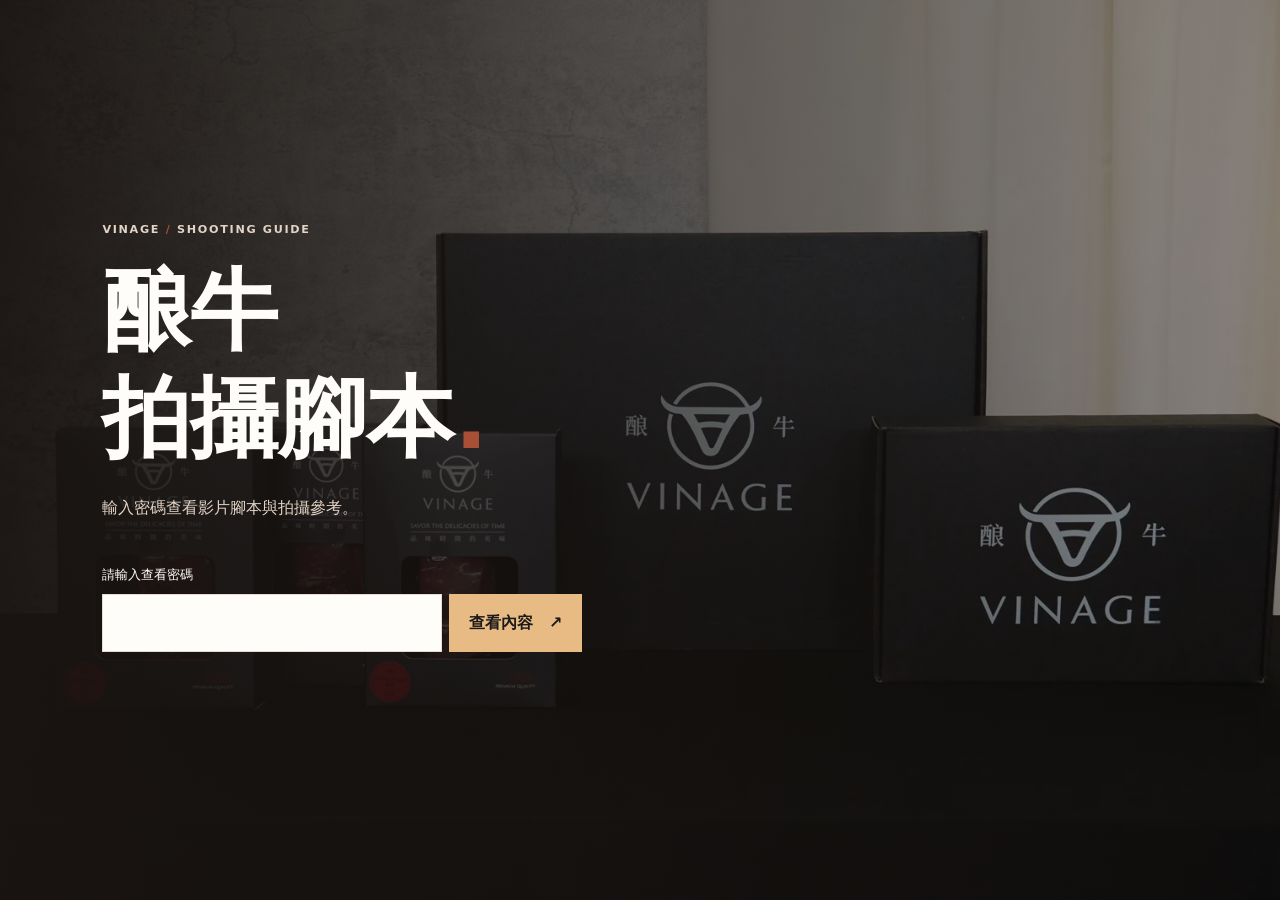
<file: index.html>
<!doctype html><html lang="zh-Hant"><head><meta charset="utf-8"><meta name="viewport" content="width=device-width,initial-scale=1"><meta name="robots" content="noindex,nofollow"><title>拍攝腳本｜VINAGE（修改版 v2）</title><link rel="stylesheet" href="style.css?v=25-thumbs"></head><body>
<section class="gate" id="gate"><div class="gate-copy"><p class="overline">VINAGE <span> / </span> SHOOTING GUIDE</p><p class="gate-title">酿牛<br>拍攝腳本<span class="dot">.</span></p><p>輸入密碼查看影片腳本與拍攝參考。</p><form id="login"><label for="password">請輸入查看密碼</label><div class="formrow"><input id="password" type="password" autocomplete="current-password" required><button>查看內容 <span aria-hidden="true">↗</span></button></div><p id="error" role="alert"></p></form></div></section>
<div id="content" hidden><header class="topbar"><div class="top-inner"><span class="brand">VINAGE</span><span class="top-note">拍攝腳本 <i></i> 02 FILMS · 修改版 v2</span></div></header><main><div class="script-intro"><p class="overline">VINAGE / SHOOTING SCRIPT</p><h1>拍攝腳本<span class="dot">.</span></h1><p>兩支影片的畫面、動作與台詞。下方也有穿搭、場景及商品參考。</p></div><nav class="route" aria-label="頁面導覽"><a href="#scripts">影片腳本 <span>01</span></a><a href="#location">拍攝場景 <span>02</span></a><a href="#actual-product">商品參考 <span>03</span></a></nav><section class="scripts" id="scripts"><div class="section-title"><div><p class="overline">01 / THE SCRIPTS</p><h2>選擇影片</h2></div><p>選擇影片後往下滑，依序查看畫面、走位、動作和台詞。</p></div><details class="v2-notes" open><summary>這一版改了什麼（v2，可收合）</summary><ul><li><b>影片 1：21 鏡 → 15 鏡。</b>前段三個日常跳剪合成一鏡、冰箱猶豫與回頭合併、料理特寫合併，節奏抓在約 30 秒內（我粗估 29–32 秒，以實拍剪出來為準）。</li><li><b>影片 1：補上品牌與「禮物」感。</b>冰箱裡改放黑色禮盒、從裡面抽出單品盒；吃完後插入「禮盒缺一格」；結尾補品牌鏡頭。</li><li><b>影片 2：</b>第一句改成「這一大盒裡面有六塊牛排」對上動作；比較完補一句結論；台詞改成「至少 8 盎司」和字卡一致；統一用「大盒／單品盒」。</li><li><b>剪接標示：</b>「✂ 直接切」是兩鏡之間不淡出、不溶接，直接換畫面（網頁畫面會閃一下）；「✂ 跳剪／快剪」是同一鏡裡剪掉中間的過程、快速接動作。最重要的是第 7 鏡接第 8 鏡（抽出單品盒 → 已經在煎），笑點就在那一刀。</li><li>標示「v2 修改／合併／新增／用詞」的鏡頭，就是和原版不同的地方；標「新圖已補」的鏡頭，畫面是新做的 AI 示意圖（不是實拍）。若新圖檔不在，畫面會寫「新圖製作中」並暫用舊圖。</li></ul></details><div class="film-tabs" role="tablist" aria-label="選擇影片腳本"><button role="tab" id="tab2" aria-controls="panel2" aria-selected="true"><span>FILM 01 · 約 30 秒</span><strong>這是要送人的</strong><small>忍住 → 偷吃 → 再買一盒</small></button><button role="tab" id="tab1" aria-controls="panel1" aria-selected="false" tabindex="-1"><span>FILM 02 · 約 28 秒</span><strong>8oz 到底有多大？</strong><small>開箱比較 → 六塊份量 → 捨不得送</small></button><button role="tab" id="tab-order" aria-controls="panel-order" aria-selected="false" tabindex="-1"><span>SHOOTING ORDER · 25 鏡</span><strong>拍攝順序</strong><small>兩支片穿插實拍</small></button></div><div id="panel2" role="tabpanel" aria-labelledby="tab2"><section id="film2"><h2>送人的東西，總要先試吃吧？</h2><p>在家突然餓了，發現冰箱裡原本要送人的禮盒。先是猶豫、走開又回來；抽出一個單品盒後，下一鏡卻已經煎起來，還一本正經地說是幫對方試吃。吃完才發現禮盒少了一格，最後決定再買一盒。</p><figure class="v2-animatic film-reference" id="film01-reference"><p class="overline">FILM 01 / 參考影片</p><h3>影片一參考影片</h3><p>成片參考，直式，約 37 秒，含聲音。拍攝與剪接可對照節奏、畫面和台詞。</p><video controls playsinline preload="metadata" src="assets/video/film01.mp4?v=film01" width="1080" height="1920" aria-label="影片一參考影片">這個瀏覽器不能播放影片；<a href="assets/video/film01.mp4?v=film01">直接開影片檔</a>。</video></figure><aside class="film-look" aria-label="第一支影片服裝參考"><img src="assets/look-fresh-dress.jpg" alt="藍色短袖寬鬆連身裙的居家穿搭參考"><div><p class="overline">LOOK 01 / 居家料理</p><h3>短袖寬鬆連身裙</h3><p>參考照片中的短袖寬鬆連身裙，選擇有袖、領口完整且方便走動的相近款式，呈現輕鬆可愛的居家感。</p><p class="film-look-note">顏色與花紋可選柔和簡單的款式；料理時將頭髮收整，袖口遠離爐火。</p><a href="https://www.instagram.com/p/DT7rbpbkpKg/" target="_blank" rel="noopener noreferrer">查看原貼文 ↗</a></div></aside><div class="blocking-intro"><p class="overline">ACTING ROUTE / 動作與走位</p><h3>往下滑，查看動作與走位</h3><p>客廳日常快剪 → 沙發發現肚子餓 → 冰箱猶豫 → 爐台料理 → 中島試吃、禮盒缺一格與下單 → 品牌收尾。往下滑查看每個動作、眼神與台詞；走位依現場確認。</p><p class="blocking-disclaimer">人物與場景為依照新實景製作的 AI 分鏡示意；實際商品與尺寸以實拍為準。冰箱畫面示範表演與走位，圖中是單品與真空包裝；禮盒是否放得進冰箱，請依腳本備註於現場確認。禮盒為上層三盒、下層三盒，另有黑色保溫袋。少一盒的示意目前先放真實開盒照；下層是否露出及呈現方式依實物拍攝。回頭畫面停在回望，後退方向請依文字走位。</p></div><div class="blocking-sequence" id="blocking-sequence"><div class="blocking-sticky"><div class="blocking-stage"><div class="blocking-header"><span class="blocking-kind">AI 表演示意</span><span class="blocking-index">01 / 15</span></div><div class="blocking-picture" role="img" aria-label="表演示意：伸懶腰 → 拿起手機"><span class="cut-flag" aria-hidden="true">✂ 直接切</span></div><div class="blocking-footer"><span class="blocking-place">客廳</span><strong class="blocking-title">伸懶腰 → 拿起手機</strong><span>繼續往下滑 ↓</span></div></div><p class="blocking-reminder">隨捲動切換畫面；文字為動作與台詞。</p></div><div class="blocking-list"><article class="block-step" data-frame="v2-f1-living-stretch" data-cut="jump" id="shot-v2-f1-living-stretch"><p class="v2-tag">v2 合併｜原 3 鏡縮成 1 鏡（刪掉「走動」）；畫面重畫（新圖已補）</p><p class="block-count">日常快剪　客廳</p><h4>伸懶腰 → 拿起手機</h4><p class="cut-chip">✂ 跳剪｜兩刀：伸懶腰 → 拿起手機，整段約 2 秒</p><p class="block-action">兩刀快剪：站在沙發旁自然伸個懶腰；接著拿起手機，看一下螢幕，往沙發走。</p><p class="block-silent">無台詞，日常動作快剪</p><p class="block-note"><strong>表演</strong>　身體放鬆，不用刻意看鏡頭；兩個動作各約 1 秒，不用交代走位。</p><p class="block-edit"><strong>剪接／音效</strong>　開場直接進日常畫面，兩刀硬切、整段約 2 秒。原本的「走動」鏡頭沒有新資訊，刪掉。</p></article><article class="block-step" data-frame="v2-f1-living-hungry" data-cut="out" id="shot-v2-f1-living-hungry"><p class="v2-tag">v2 合併｜原 3 鏡縮成 1 鏡；畫面重畫（新圖已補）</p><p class="block-count">開場　客廳沙發</p><h4>突然餓了，起身找東西吃</h4><p class="block-action">坐在棕色沙發上滑手機，滑到一半停住，手放到肚子上，低頭一下，再往廚房方向看；說完直接起身，往廚房與冰箱走。</p><blockquote>「完了……突然好餓。」</blockquote><p class="block-note"><strong>表演</strong>　先感覺到餓，才說出口；日常自然，不必誇張。起身、轉身依現場空間調整。</p><p class="block-edit"><strong>剪接／音效</strong>　手機畫面停住，留一小拍；可微幅推近表情，台詞搭配字幕「突然好餓」；說完用起身動作直接切到冰箱前，保留腳步聲。</p></article><div class="cut-marker" role="note"><span class="cut-badge">✂ 直接切</span><div><strong>上一鏡在沙發上說完台詞起身，下一鏡已經站在打開的冰箱前。</strong><span class="cut-note">用起身的動作直接切過去，中間走過去的過程不拍；保留腳步聲。</span></div></div><article class="block-step" data-frame="v2-fridge-gift" data-old="0" data-cut="in" id="shot-v2-fridge-gift"><p class="v2-tag">v2 修改｜冰箱裡改放黑色禮盒（新圖已補）</p><p class="block-count">01 / 06　冰箱前</p><h4>看到禮盒</h4><p class="block-action">打開冰箱找東西，眼神停在冰箱裡的黑色禮盒上，酿牛標誌朝外。</p><blockquote>「……不行，這是過年要送人的。」</blockquote><p class="block-note"><strong>表演</strong>　視線黏在禮盒上，是真的想吃，但先忍住。</p><p class="block-edit"><strong>剪接／音效</strong>　切冰箱內視角，讓禮盒標誌與視線同時入畫，留冰箱門聲。【待確認】六入大禮盒放不放得進冰箱；放不進就改放疊好的單品盒（開窗、標誌朝外），禮盒留到「缺一格」插入鏡頭再出現。</p></article><article class="block-step" data-frame="v2-fridge-hesitate" data-old="1" id="shot-v2-fridge-hesitate"><p class="v2-tag">v2 合併｜原 02、03 合成 1 鏡（新圖已補）</p><p class="block-count">02 / 06　冰箱前</p><h4>手伸出去，又收回，關上冰箱</h4><p class="block-action">她的手慢慢伸向禮盒，快碰到時停住；把手收回來，關上冰箱。</p><p class="block-silent">無台詞，以動作和停頓表現</p><p class="block-note"><strong>表演</strong>　眼睛看著禮盒，嘴巴微抿，讓人看出她還在掙扎；關門時像在提醒自己：這是要送人的。</p><p class="block-edit"><strong>剪接／音效</strong>　切手與視線特寫，伸手時放慢一點，停住留半拍；接收手、關冰箱，保留關門聲；不用額外字卡。</p></article><article class="block-step" data-frame="v2-f1-kitchen-walk" id="shot-v2-f1-kitchen-walk"><p class="v2-tag">v2 新圖｜畫面重畫（新圖已補）</p><p class="block-count">03 / 06　冰箱外</p><h4>走開兩步</h4><p class="block-action">她關上冰箱，轉身離開；以示意圖機位來看，面向畫面左側走兩步，冰箱留在她身後右側。</p><p class="block-silent">無台詞，以動作和停頓表現</p><p class="block-note"><strong>表演</strong>　身體往前走，動作自然，不用刻意回頭。</p><p class="block-edit"><strong>剪接／音效</strong>　切回廚房側面機位，順著轉身動作接走開。</p></article><article class="block-step" data-frame="v2-f1-kitchen-glance" data-cut="jump" id="shot-v2-f1-kitchen-glance"><p class="v2-tag">v2 合併｜原 05、06 合成 1 段；畫面重畫（新圖已補）</p><p class="block-count">04 / 06　冰箱外 → 回冰箱</p><h4>忍不住回頭，倒退回來</h4><p class="cut-chip">✂ 可硬切一刀｜回頭 → 倒退；也可以一鏡拍完，整段約 2 秒</p><p class="block-action">腳步停住，肩膀和上半身一起輕輕轉向畫面右側的冰箱，視線自然跟過去；看一眼後把視線收回，沿剛才的路往後退回冰箱前，轉身面向冰箱，伸手打開。</p><p class="block-silent">無台詞，以動作和停頓表現</p><p class="block-note"><strong>表演</strong>　像是走開了又忍不住想看一眼，再若無其事地退回來；肩頸放鬆，停半拍讓剪接接上；方向與步伐依現場走道調整。</p><p class="block-edit"><strong>剪接／音效</strong>　她停住後留半拍，微幅推近表情，再接回頭；回頭到倒退可以一鏡拍完，也可以硬切一刀，整段約 2 秒；接開門聲；可配一聲輕巧的提示音。</p></article><article class="block-step" data-frame="v2-fridge-take" data-old="film1-fridge-look-v1" data-cut="out" id="shot-v2-fridge-take"><p class="v2-tag">v2 修改｜改成抽出單品盒，看得到標誌（新圖已補）</p><p class="block-count">05 / 06　冰箱前</p><h4>抽出一個單品盒</h4><p class="block-action">她從禮盒裡抽出一個單品盒，標誌朝向鏡頭，開窗看得到牛排，低頭仔細看。</p><p class="block-silent">無台詞</p><p class="block-note"><strong>表演</strong>　猶豫一下，眼神停在牛排上；接著直接切到下一個畫面。</p><p class="block-edit"><strong>剪接／音效</strong>　切冰箱視角與手上單品盒，猶豫停半拍；下一鏡直接跳到鍋中。</p></article><div class="cut-marker gag" role="note"><span class="cut-badge">✂ 直接切</span><div><strong>上一鏡還拿著單品盒，下一鏡牛排已經在鍋裡滋滋作響。</strong><span class="cut-note">猶豫停半拍之後，下一格直接是鍋裡的聲音；中間的過程不拍、不淡出、不溶接。落差就是笑點。</span><span class="cut-gag">笑點就在這一刀</span></div></div><article class="block-step" data-frame="v2-f1-pan-sizzle" data-cut="in" id="shot-v2-f1-pan-sizzle"><p class="v2-tag">v2 合併｜原 08、09 合成 1 鏡；畫面重畫（新圖已補）</p><p class="block-count">06 / 06　爐台</p><h4>切！已經在煎</h4><p class="block-action">畫面直接切到牛排已在鍋裡滋滋作響。她拿料理夾，視線淡定地轉向鏡頭；說完把視線轉回鍋子，接料理特寫。</p><blockquote>「送人的東西，總要先幫他試吃吧？」</blockquote><p class="block-note"><strong>表演</strong>　從拿著單品盒直接跳到下鍋；台詞講得認真、理直氣壯，不必先笑；眼神在鏡頭停一下，再回到鍋子。</p><p class="block-edit"><strong>剪接／音效</strong>　拿著單品盒直接跳切到下鍋，配合滋聲，讓前後反差成為笑點；台詞後切回鍋面，讓料理動作自然接下去。</p></article><article class="block-step" data-frame="v2-f1-baste-butter" data-cut="jump out" id="shot-v2-f1-baste-butter"><p class="v2-tag">v2 合併｜原「翻面」「淋奶油」合成 1 鏡；畫面重畫（新圖已補）</p><p class="block-count">料理　廚房爐台</p><h4>翻面 → 淋上奶油</h4><p class="cut-chip">✂ 快剪｜夾起 → 翻面 → 淋奶油，兩個動作共約 2 秒</p><p class="block-action">兩刀快剪：用料理夾把牛排翻面，鏡頭靠近鍋面；接著用淋勺把鍋裡的奶油淋到牛排上，拍到滋滋作響的畫面。</p><p class="block-silent">無台詞，保留煎肉聲與滋滋聲</p><p class="block-note"><strong>表演</strong>　注意手部位置；動作俐落，眼神看著鍋子；料理特寫使用另外準備的已解凍牛排。</p><p class="block-edit"><strong>剪接／音效</strong>　料理特寫快剪：夾起、翻面、淋奶油，兩個動作共約 2 秒；保留煎肉聲與鍋中滋聲。</p></article><div class="cut-marker" role="note"><span class="cut-badge">✂ 直接切</span><div><strong>上一鏡是鍋面特寫，下一鏡直接是切面特寫。</strong><span class="cut-note">硬切過去；保留刀具與切肉聲。</span></div></div><article class="block-step" data-frame="v2-f1-cut-steak" data-cut="in" id="shot-v2-f1-cut-steak"><p class="v2-tag">v2 修改｜補上盤子（對上畫面與後面的空盤）；畫面重畫（新圖已補）</p><p class="block-count">料理　白色中島</p><h4>切開牛排</h4><p class="block-action">牛排起鍋後放上木質切菜板，切開拍攝切面；切好的牛排移到旁邊的白色盤子。</p><p class="block-silent">無台詞，保留切肉聲</p><p class="block-note"><strong>拍攝</strong>　中島作為料理與切肉位置，畫面以手部特寫呈現；切菜板旁先擺好空的白盤，接後面的試吃與空盤。</p><p class="block-edit"><strong>剪接／音效</strong>　硬切到切面特寫，保留刀具與切肉聲。</p></article><article class="block-step" data-frame="v2-f1-first-bite" id="shot-v2-f1-first-bite"><p class="v2-tag">v2 新圖｜畫面重畫（新圖已補）</p><p class="block-count">試吃　中島</p><h4>吃第一口</h4><p class="block-action">拿起一小塊試吃，咀嚼後停半拍，眼睛自然亮起來。</p><blockquote>「……好吃欸。」</blockquote><p class="block-note"><strong>表演</strong>　先感受味道再反應，不必刻意誇張。</p><p class="block-edit"><strong>剪接／音效</strong>　切人物第一口，反應停半拍後說台詞。</p></article><article class="block-step" data-frame="v2-f1-empty-plate" data-cut="jump out" id="shot-v2-f1-empty-plate"><p class="v2-tag">v2 修改｜視線改接禮盒（對上下一個插入鏡頭）；畫面重畫（新圖已補）</p><p class="block-count">試吃　中島</p><h4>吃完才想起來</h4><p class="cut-chip">✂ 跳剪｜吃一口 → 再一口 → 空盤，空盤出現後短暫停格</p><p class="block-action">快剪再吃一口、又一口，接空盤；她看著空盤停住，想起這原本要送人。</p><blockquote>「欸……少一塊怎麼送？」</blockquote><p class="block-note"><strong>表演</strong>　先看空盤愣一下，再把視線移向禮盒的方向，留半拍反差。</p><p class="block-edit"><strong>剪接／音效</strong>　吃一口、再一口的跳剪接空盤；空盤出現後短暫停格，搭配小問號字幕與輕巧提示音；視線移開的瞬間接下一鏡的插入畫面。</p></article><div class="cut-marker" role="note"><span class="cut-badge">✂ 直接切</span><div><strong>上一鏡她看著空盤愣住，下一鏡直接切到禮盒缺一格的插入畫面。</strong><span class="cut-note">視線移開的瞬間就切；這一鏡當作她的視線，約 1 秒。</span></div></div><article class="block-step" data-frame="v2-box-missing" data-old="real-gift" data-cut="in out" id="shot-v2-box-missing"><p class="v2-tag">v2 新增｜插入鏡頭：禮盒缺一格（新圖已補）</p><p class="block-count">插入　白色中島</p><h4>禮盒缺了一格</h4><p class="block-action">插入鏡頭，另外擺好拍：中島上打開的大盒，裡面五個單品盒，一個位置是空的，標誌朝向鏡頭。這一鏡當作她的視線。</p><p class="block-silent">無台詞，接上一句「少一塊怎麼送？」</p><p class="block-note"><strong>拍攝</strong>　此鏡沒有人物；禮盒與單品盒用現場實物，空出一格，其餘五個擺整齊。</p><p class="block-edit"><strong>剪接／音效</strong>　約 1 秒，接在她說完台詞、視線移開之後；可配一聲輕巧的提示音；事先擺好，單獨補拍。</p></article><div class="cut-marker" role="note"><span class="cut-badge">✂ 直接切</span><div><strong>上一鏡是禮盒缺一格的插入畫面，下一鏡是她拿起手機。</strong><span class="cut-note">硬切回人物；手機特寫與人物反應之間也硬切。台詞落下後收尾，不用顯示購物頁面。</span></div></div><article class="block-step" data-frame="v2-f1-order-phone" data-cut="in jump" id="shot-v2-f1-order-phone"><p class="v2-tag">v2 新圖｜畫面重畫（新圖已補）</p><p class="block-count">結尾　中島</p><h4>拿手機下單</h4><p class="cut-chip">✂ 硬切｜手機特寫與人物反應之間</p><p class="block-action">視線從空盤移到手機，拿起手機準備下單。</p><blockquote>「算了，再買一盒。」</blockquote><p class="block-note"><strong>表演</strong>　想到解決辦法，動作俐落；畫面不需顯示虛構的購物頁面。</p><p class="block-edit"><strong>剪接／音效</strong>　硬切手機與人物反應，台詞落下後收尾；無需顯示購物頁面。</p></article><article class="block-step" data-frame="real-gift" id="shot-real-gift"><p class="v2-tag">v2 新增｜補品牌鏡頭</p><p class="block-count">收尾　商品與標誌</p><h4>商品與標誌</h4><p class="block-action">切酿牛商品實拍（大盒與單品盒、標誌清楚入鏡），搭配標誌字卡；不顯示虛構的購物頁面。</p><p class="block-silent">無台詞，保留現場聲音</p><p class="block-note"><strong>備註</strong>　此鏡無人物。字卡文字與購買方式（網址、連結放哪）由品牌方確認；價格與規格在影片 2 才出現，這支不重複。</p><p class="block-edit"><strong>剪接／音效</strong>　約 1.5 秒；商品實拍特寫接標誌字卡，收在乾淨的品牌畫面。【待確認】購買資訊與字卡文字。</p></article></div></div></section></div><div id="panel1" role="tabpanel" aria-labelledby="tab1" hidden><section id="film1"><h2>8oz 到底有多大？</h2><p>一支自然的居家開箱 Vlog：拿出牛排、比較大小，再把六個單品盒排開；開大盒時就看到六個單品盒，先比較一塊牛排的大小，再看六塊的份量，最後有點捨不得送。</p><aside class="film-look" aria-label="第二支影片服裝參考"><img src="assets/look-fresh-shirt.jpg" alt="淺色寬鬆襯衫搭配長褲的清新居家穿搭參考"><div><p class="overline">LOOK 02 / 開箱比較</p><h3>淺色襯衫 × 長褲</h3><p>參考照片中的淺色寬鬆襯衫，搭配舒適長褲，呈現清新、自然的居家感，也方便在中島開箱與比較牛排。</p><p class="film-look-note">可選米白、淺灰或柔和淺色系；內搭選擇領口較完整的款式，袖口可稍微捲起。</p><a href="https://www.instagram.com/p/DL6iMvOSRNc/" target="_blank" rel="noopener noreferrer">查看原貼文 ↗</a></div></aside><div class="blocking-intro"><p class="overline">ACTING ROUTE / 動作與走位</p><h3>從開箱到捨不得送</h3><p>中島打開大盒、看到六個單品盒 → 拿出一個 → 手掌、手機與飲料比較並說出結論 → 把六個單品盒排開 → 看著手上的一個。</p><p class="blocking-disclaimer">人物與場景為依照新實景製作的 AI 分鏡示意；禮盒內上層三盒、下層三盒，另有黑色保溫袋。開箱先看到上層，取起上層單品盒後可看到下層；商品比例與包裝以實拍為準。</p></div><div class="blocking-sequence" id="blocking-film1" data-sheet="assets/film2-unboxing-vlog-v2.png"><div class="blocking-sticky"><div class="blocking-stage"><div class="blocking-header"><span class="blocking-kind">AI 表演示意</span><span class="blocking-index">01 / 10</span></div><div class="blocking-picture" role="img" aria-label="表演示意：中島開箱"></div><div class="blocking-footer"><span class="blocking-place">中島</span><strong class="blocking-title">開箱已經開始</strong><span>繼續往下滑 ↓</span></div></div><p class="blocking-reminder">隨捲動切換畫面；動作、眼神與台詞請看旁邊說明。<a href="#actual-product">商品實拍參考</a></p></div><div class="blocking-list"><article class="block-step" data-frame="v2-box-open" data-old="0" id="shot-v2-box-open"><p class="v2-tag">v2 修改｜台詞對上動作，統一說「大盒／單品盒」；禮盒透視重畫（新圖已補）</p><p class="block-count">開場　中島</p><h4>開箱已經開始</h4><p class="block-action">鏡頭已經在拍，她把大盒拉到自己面前並打開，低頭看盒內六個單品盒，也讓鏡頭看到；說完再拿起其中一個單品盒。</p><blockquote>「這一大盒裡面有六塊牛排。」</blockquote><p class="block-note"><strong>表演</strong>　低頭看大盒，自然分享看到的內容；台詞在看著盒內時說，手上還沒拿單品盒，避免被誤會成一盒有六塊；視線跟著商品，不急著看鏡頭。</p><p class="block-edit"><strong>剪接／音效</strong>　直接進開箱動作，保留盒蓋與包裝聲，建立 Vlog 感。</p></article><article class="block-step" data-frame="v2-f2-steak-in-hand" data-old="1" id="shot-v2-f2-steak-in-hand"><p class="v2-tag">v2 修改｜台詞改成「至少」，和結尾字卡一致；畫面重畫（新圖已補）</p><p class="block-count">開箱　中島</p><h4>看到牛排</h4><p class="block-action">看著單品盒上的 8oz，從外盒抽出真空包裝牛排，拿近一點看。</p><blockquote>「它一塊至少 8 盎司欸，我拿出來比一下。」</blockquote><p class="block-note"><strong>表演</strong>　低頭看著牛排，帶著好奇，不用刻意驚呼。</p><p class="block-edit"><strong>剪接／音效</strong>　接牛排與人物反應，動作停一下再說台詞。</p></article><article class="block-step" data-frame="v2-f2-hand-compare" data-old="2" id="shot-v2-f2-hand-compare"><p class="v2-tag">v2 新圖｜畫面重畫（新圖已補）</p><p class="block-count">比較　中島俯拍</p><h4>手掌放旁邊</h4><p class="block-action">將真空包裝牛排平放在中島，手掌自然放到牛排旁邊；低頭看一眼，稍微調整手的位置。</p><blockquote>「等一下，我比給你們看。」</blockquote><p class="block-note"><strong>表演</strong>　手掌和牛排放在同一平面；鏡頭比較肉本身。</p><p class="block-edit"><strong>剪接／音效</strong>　切俯拍手和牛排；讓兩者同平面入鏡。</p></article><article class="block-step" data-frame="v2-f2-phone-can" data-old="3" data-cut="jump" id="shot-v2-f2-phone-can"><p class="v2-tag">v2 新增｜補上標題問題的答案；畫面重畫（新圖已補）</p><p class="block-count">比較　中島俯拍</p><h4>手機與飲料</h4><p class="cut-chip">✂ 跳剪｜手機 → 飲料罐依序跳剪，保留道具輕放聲</p><p class="block-action">把手移開，順手拿比較用的手機放在牛排旁，再把飲料罐放到另一側。</p><blockquote>「手機……」<br>「還有這個。」<br>「……比我手掌還大一圈欸。」</blockquote><p class="block-note"><strong>表演</strong>　放好後停半拍看看桌面；手機、飲料和牛排維持同一平面。【待實測】結論那句要先用實物量過再定；不符就改句子，不要改實物。</p><p class="block-edit"><strong>剪接／音效</strong>　手機、飲料依序跳剪，保留道具輕放聲；結論那句可搭配字幕「8oz ≈ 227 公克」（選用，上片前確認）。</p></article><article class="block-step" data-frame="v2-f2-steak-back" data-old="4" id="shot-v2-f2-steak-back"><p class="v2-tag">v2 用詞｜大盒／單品盒；畫面重畫（新圖已補）</p><p class="block-count">接續　中島</p><h4>準備看六塊份量</h4><p class="block-action">將手機和飲料推到旁邊，把剛比較的牛排放回單品盒，準備把大盒裡其他的單品盒拿出來排開。</p><p class="block-silent">無台詞，接排開商品的動作</p><p class="block-note"><strong>表演</strong>　自然整理中島上的商品，接續開箱。</p><p class="block-edit"><strong>剪接／音效</strong>　切回人物中景，順著整理商品的動作接俯拍。</p></article><article class="block-step" data-frame="v2-f2-lay-six" data-old="5" data-cut="jump" id="shot-v2-f2-lay-six"><p class="v2-tag">v2 用詞｜大盒／單品盒；畫面重畫（新圖已補）</p><p class="block-count">排列　中島俯拍</p><h4>一個一個拿出來</h4><p class="cut-chip">✂ 快剪｜一個接一個排開，字幕數字 1 到 6，保留落桌聲</p><p class="block-action">把手上的第一個單品盒放在中島，再從大盒拿出剩下五個單品盒，接在旁邊排開。</p><p class="block-silent">無台詞，配合節奏排列六個單品盒</p><p class="block-note"><strong>表演</strong>　自然一個一個排開；畫面總共六個單品盒。</p><p class="block-edit"><strong>剪接／音效</strong>　一個接一個快剪，保留落桌聲；字幕數字隨每個單品盒出現，最後停在 6。</p></article><article class="block-step" data-frame="v2-f2-see-six" data-old="6" id="shot-v2-f2-see-six"><p class="v2-tag">v2 用詞｜大盒／單品盒；畫面重畫（新圖已補）</p><p class="block-count">反應　中島</p><h4>看到六個單品盒</h4><p class="block-action">站在中島後方，視線慢慢掃過排好的六個單品盒。</p><p class="block-silent">無台詞，讓鏡頭看清六塊份量</p><p class="block-note"><strong>表演</strong>　看著桌面六個單品盒，稍停半拍，接著自然伸手拿起一個。</p><p class="block-edit"><strong>剪接／音效</strong>　切人物和六個單品盒同框，放慢半拍讓份量出現。</p></article><article class="block-step" data-frame="v2-f2-pick-one" data-old="7" id="shot-v2-f2-pick-one"><p class="v2-tag">v2 用詞｜大盒／單品盒；畫面重畫（新圖已補）</p><p class="block-count">結尾　中島</p><h4>拿起其中一個單品盒</h4><p class="block-action">順手拿起離自己最近的一個單品盒，低頭看看包裝；其他五個留在中島。</p><blockquote>「這個本來是要送人的欸……」</blockquote><p class="block-note"><strong>表演</strong>　動作放鬆，像是在繼續看剛開箱的東西；停半拍。</p><p class="block-edit"><strong>剪接／音效</strong>　接拿起單品盒與低頭看包裝；留下短暫停頓。</p></article><article class="block-step" data-frame="v2-f2-reluctant" data-old="8" id="shot-v2-f2-reluctant"><p class="v2-tag">v2 用詞｜大盒／單品盒；畫面重畫（新圖已補）</p><p class="block-count">結尾　中島</p><h4>突然有點不想送</h4><p class="block-action">看一眼桌上剩下的五個單品盒，視線回到手裡那一個。</p><blockquote>「可是我現在有點不想送了。」</blockquote><p class="block-note"><strong>表演</strong>　像不小心說出心裡話，說完自己笑一下；不用抱緊盒子或刻意裝心虛。</p><p class="block-edit"><strong>剪接／音效</strong>　接剩下的五個單品盒與她手上的那一個，讓台詞和笑容自然收尾。</p></article><article class="block-step" data-frame="real-product" id="shot-real-product"><p class="block-count">收尾　商品特寫</p><h4>商品資訊</h4><p class="block-action">使用真正的酿牛商品實拍特寫；獨立字卡顯示「每塊牛排至少 8oz」「大盒 6 塊｜$5,888」。</p><p class="block-silent">無台詞，保留動作與現場聲音</p><p class="block-note"><strong>表演</strong>　此鏡無台詞。價格與規格以上片前確認為準。</p><p class="block-edit"><strong>剪接／音效</strong>　切實際商品特寫與資訊字卡；規格、價格以上片前確認為準。</p></article></div></div></section></div>
<div id="panel-order" role="tabpanel" aria-labelledby="tab-order" hidden>
<div class="shoot-order"><h2>拍攝順序</h2><div class="order-checks"><h3>開拍前確認</h3><ul><li>大盒放不放得進冰箱</li><li>手掌／手機／飲料先實測再定那句結論</li></ul></div>
<section class="order-section"><h3>A / 中島</h3><p class="order-look">不用人</p><p class="order-note">先拍商品特寫；禮盒缺一格拍完後放回。</p><ol class="order-list" start="1">
<li><span class="order-number" aria-label="實拍第 1 鏡">01</span><a class="order-shot order-thumb" href="#shot-real-product" data-film-tab="tab1"><img src="assets/DSC06831.webp" alt="商品資訊" width="128" height="96" loading="lazy" decoding="async"></a><div><span class="order-badge order-film2">FILM 02</span><a class="order-shot" href="#shot-real-product" data-film-tab="tab1">商品資訊</a><p>無台詞</p></div></li>
<li><span class="order-number" aria-label="實拍第 2 鏡">02</span><a class="order-shot order-thumb" href="#shot-real-gift" data-film-tab="tab2"><img src="assets/location-latest/gift-set.jpg" alt="商品與標誌" width="128" height="96" loading="lazy" decoding="async"></a><div><span class="order-badge order-film1">FILM 01</span><a class="order-shot" href="#shot-real-gift" data-film-tab="tab2">商品與標誌</a><p>無台詞</p></div></li>
<li><span class="order-number" aria-label="實拍第 3 鏡">03</span><a class="order-shot order-thumb" href="#shot-v2-box-missing" data-film-tab="tab2"><img src="assets/sb3/f1-13-box-missing.jpg?v=20261110g" alt="禮盒缺了一格" width="128" height="96" loading="lazy" decoding="async"></a><div><span class="order-badge order-film1">FILM 01</span><a class="order-shot" href="#shot-v2-box-missing" data-film-tab="tab2">禮盒缺了一格</a><p>無台詞</p></div></li>
</ol></section>
<section class="order-section"><h3>B / 中島</h3><p class="order-look">LOOK 02 · 淺色襯衫 × 長褲</p><p class="order-note">先完成開箱與份量比較，保持桌面乾淨。</p><ol class="order-list" start="4">
<li><span class="order-number" aria-label="實拍第 4 鏡">04</span><a class="order-shot order-thumb" href="#shot-v2-box-open" data-film-tab="tab1"><img src="assets/location-latest/gift-open.jpg" alt="開箱已經開始" width="128" height="96" loading="lazy" decoding="async"></a><div><span class="order-badge order-film2">FILM 02</span><a class="order-shot" href="#shot-v2-box-open" data-film-tab="tab1">開箱已經開始</a><p>這一大盒裡面有六塊牛排。</p></div></li>
<li><span class="order-number" aria-label="實拍第 5 鏡">05</span><a class="order-shot order-thumb" href="#shot-v2-f2-steak-in-hand" data-film-tab="tab1"><img src="assets/sb3/f2-02-steak-in-hand.jpg?v=20261110g" alt="看到牛排" width="128" height="96" loading="lazy" decoding="async"></a><div><span class="order-badge order-film2">FILM 02</span><a class="order-shot" href="#shot-v2-f2-steak-in-hand" data-film-tab="tab1">看到牛排</a><p>它一塊至少 8 盎司欸，我拿出來比一下。</p></div></li>
<li><span class="order-number" aria-label="實拍第 6 鏡">06</span><a class="order-shot order-thumb" href="#shot-v2-f2-hand-compare" data-film-tab="tab1"><img src="assets/sb3/f2-03-hand-compare.jpg?v=20261110g" alt="手掌放旁邊" width="128" height="96" loading="lazy" decoding="async"></a><div><span class="order-badge order-film2">FILM 02</span><a class="order-shot" href="#shot-v2-f2-hand-compare" data-film-tab="tab1">手掌放旁邊</a><p>等一下，我比給你們看。</p></div></li>
<li><span class="order-number" aria-label="實拍第 7 鏡">07</span><a class="order-shot order-thumb" href="#shot-v2-f2-phone-can" data-film-tab="tab1"><img src="assets/sb3/f2-04-phone-bottle.jpg?v=20261110g" alt="手機與飲料" width="128" height="96" loading="lazy" decoding="async"></a><div><span class="order-badge order-film2">FILM 02</span><a class="order-shot" href="#shot-v2-f2-phone-can" data-film-tab="tab1">手機與飲料</a><p>手機……還有這個。……比我手掌還大一圈欸。</p></div></li>
<li><span class="order-number" aria-label="實拍第 8 鏡">08</span><a class="order-shot order-thumb" href="#shot-v2-f2-steak-back" data-film-tab="tab1"><img src="assets/sb3/f2-05-steak-back.jpg?v=20261110g" alt="準備看六塊份量" width="128" height="96" loading="lazy" decoding="async"></a><div><span class="order-badge order-film2">FILM 02</span><a class="order-shot" href="#shot-v2-f2-steak-back" data-film-tab="tab1">準備看六塊份量</a><p>無台詞</p></div></li>
<li><span class="order-number" aria-label="實拍第 9 鏡">09</span><a class="order-shot order-thumb" href="#shot-v2-f2-lay-six" data-film-tab="tab1"><img src="assets/sb3/f2-06-lay-six.jpg?v=20261110g" alt="一個一個拿出來" width="128" height="96" loading="lazy" decoding="async"></a><div><span class="order-badge order-film2">FILM 02</span><a class="order-shot" href="#shot-v2-f2-lay-six" data-film-tab="tab1">一個一個拿出來</a><p>無台詞</p></div></li>
<li><span class="order-number" aria-label="實拍第 10 鏡">10</span><a class="order-shot order-thumb" href="#shot-v2-f2-see-six" data-film-tab="tab1"><img src="assets/sb3/f2-07-see-six.jpg?v=20261110g" alt="看到六個單品盒" width="128" height="96" loading="lazy" decoding="async"></a><div><span class="order-badge order-film2">FILM 02</span><a class="order-shot" href="#shot-v2-f2-see-six" data-film-tab="tab1">看到六個單品盒</a><p>無台詞</p></div></li>
<li><span class="order-number" aria-label="實拍第 11 鏡">11</span><a class="order-shot order-thumb" href="#shot-v2-f2-pick-one" data-film-tab="tab1"><img src="assets/sb3/f2-08-pick-one.jpg?v=20261110g" alt="拿起其中一個單品盒" width="128" height="96" loading="lazy" decoding="async"></a><div><span class="order-badge order-film2">FILM 02</span><a class="order-shot" href="#shot-v2-f2-pick-one" data-film-tab="tab1">拿起其中一個單品盒</a><p>這個本來是要送人的欸……</p></div></li>
<li><span class="order-number" aria-label="實拍第 12 鏡">12</span><a class="order-shot order-thumb" href="#shot-v2-f2-reluctant" data-film-tab="tab1"><img src="assets/sb3/f2-09-reluctant.jpg?v=20261110g" alt="突然有點不想送" width="128" height="96" loading="lazy" decoding="async"></a><div><span class="order-badge order-film2">FILM 02</span><a class="order-shot" href="#shot-v2-f2-reluctant" data-film-tab="tab1">突然有點不想送</a><p>可是我現在有點不想送了。</p></div></li>
</ol></section>
<section class="order-section"><h3>C / 客廳 → 冰箱</h3><p class="order-look">LOOK 01 · 短袖寬鬆連身裙、頭髮收整</p><p class="order-note order-change">換造型：LOOK 02 淺色襯衫 × 長褲 → LOOK 01 短袖寬鬆連身裙、頭髮收整。</p><ol class="order-list" start="13">
<li><span class="order-number" aria-label="實拍第 13 鏡">13</span><a class="order-shot order-thumb" href="#shot-v2-f1-living-stretch" data-film-tab="tab2"><img src="assets/sb3/f1-01-living-stretch.jpg?v=20261110g" alt="伸懶腰 → 拿起手機" width="128" height="96" loading="lazy" decoding="async"></a><div><span class="order-badge order-film1">FILM 01</span><a class="order-shot" href="#shot-v2-f1-living-stretch" data-film-tab="tab2">伸懶腰 → 拿起手機</a><p>無台詞</p></div></li>
<li><span class="order-number" aria-label="實拍第 14 鏡">14</span><a class="order-shot order-thumb" href="#shot-v2-f1-living-hungry" data-film-tab="tab2"><img src="assets/sb3/f1-02-living-hungry.jpg?v=20261110g" alt="突然餓了，起身找東西吃" width="128" height="96" loading="lazy" decoding="async"></a><div><span class="order-badge order-film1">FILM 01</span><a class="order-shot" href="#shot-v2-f1-living-hungry" data-film-tab="tab2">突然餓了，起身找東西吃</a><p>完了……突然好餓。</p></div></li>
<li><span class="order-number" aria-label="實拍第 15 鏡">15</span><a class="order-shot order-thumb" href="#shot-v2-fridge-gift" data-film-tab="tab2"><img src="assets/sb3/f1-03-fridge-look.jpg?v=20261110g" alt="看到禮盒" width="128" height="96" loading="lazy" decoding="async"></a><div><span class="order-badge order-film1">FILM 01</span><a class="order-shot" href="#shot-v2-fridge-gift" data-film-tab="tab2">看到禮盒</a><p>……不行，這是過年要送人的。</p></div></li>
<li><span class="order-number" aria-label="實拍第 16 鏡">16</span><a class="order-shot order-thumb" href="#shot-v2-fridge-hesitate" data-film-tab="tab2"><img src="assets/sb3/f1-04-fridge-hesitate.jpg?v=20261110g" alt="手伸出去，又收回，關上冰箱" width="128" height="96" loading="lazy" decoding="async"></a><div><span class="order-badge order-film1">FILM 01</span><a class="order-shot" href="#shot-v2-fridge-hesitate" data-film-tab="tab2">手伸出去，又收回，關上冰箱</a><p>無台詞</p></div></li>
<li><span class="order-number" aria-label="實拍第 17 鏡">17</span><a class="order-shot order-thumb" href="#shot-v2-fridge-take" data-film-tab="tab2"><img src="assets/sb3/f1-07-fridge-take.jpg?v=20261110g" alt="抽出一個單品盒" width="128" height="96" loading="lazy" decoding="async"></a><div><span class="order-badge order-film1">FILM 01</span><a class="order-shot" href="#shot-v2-fridge-take" data-film-tab="tab2">抽出一個單品盒</a><p>無台詞</p></div></li>
<li><span class="order-number" aria-label="實拍第 18 鏡">18</span><a class="order-shot order-thumb" href="#shot-v2-f1-kitchen-walk" data-film-tab="tab2"><img src="assets/sb3/f1-05-walk-away.jpg?v=20261110g" alt="走開兩步" width="128" height="96" loading="lazy" decoding="async"></a><div><span class="order-badge order-film1">FILM 01</span><a class="order-shot" href="#shot-v2-f1-kitchen-walk" data-film-tab="tab2">走開兩步</a><p>無台詞</p></div></li>
<li><span class="order-number" aria-label="實拍第 19 鏡">19</span><a class="order-shot order-thumb" href="#shot-v2-f1-kitchen-glance" data-film-tab="tab2"><img src="assets/sb3/f1-06-glance-back.jpg?v=20261110g" alt="忍不住回頭，倒退回來" width="128" height="96" loading="lazy" decoding="async"></a><div><span class="order-badge order-film1">FILM 01</span><a class="order-shot" href="#shot-v2-f1-kitchen-glance" data-film-tab="tab2">忍不住回頭，倒退回來</a><p>無台詞</p></div></li>
</ol></section>
<section class="order-section"><h3>D / 爐台 → 中島</h3><p class="order-look">沿用 LOOK 01</p><p class="order-note">用另外解凍的牛排；開火煎肉放最後。</p><ol class="order-list" start="20">
<li><span class="order-number" aria-label="實拍第 20 鏡">20</span><a class="order-shot order-thumb" href="#shot-v2-f1-pan-sizzle" data-film-tab="tab2"><img src="assets/sb3/f1-08-stove-sizzle.jpg?v=20261110g" alt="切！已經在煎" width="128" height="96" loading="lazy" decoding="async"></a><div><span class="order-badge order-film1">FILM 01</span><a class="order-shot" href="#shot-v2-f1-pan-sizzle" data-film-tab="tab2">切！已經在煎</a><p>送人的東西，總要先幫他試吃吧？</p></div></li>
<li><span class="order-number" aria-label="實拍第 21 鏡">21</span><a class="order-shot order-thumb" href="#shot-v2-f1-baste-butter" data-film-tab="tab2"><img src="assets/sb3/f1-09-stove-baste.jpg?v=20261110g" alt="翻面 → 淋上奶油" width="128" height="96" loading="lazy" decoding="async"></a><div><span class="order-badge order-film1">FILM 01</span><a class="order-shot" href="#shot-v2-f1-baste-butter" data-film-tab="tab2">翻面 → 淋上奶油</a><p>無台詞</p></div></li>
<li><span class="order-number" aria-label="實拍第 22 鏡">22</span><a class="order-shot order-thumb" href="#shot-v2-f1-cut-steak" data-film-tab="tab2"><img src="assets/sb3/f1-10-cut-steak.jpg?v=20261110g" alt="切開牛排" width="128" height="96" loading="lazy" decoding="async"></a><div><span class="order-badge order-film1">FILM 01</span><a class="order-shot" href="#shot-v2-f1-cut-steak" data-film-tab="tab2">切開牛排</a><p>無台詞</p></div></li>
<li><span class="order-number" aria-label="實拍第 23 鏡">23</span><a class="order-shot order-thumb" href="#shot-v2-f1-first-bite" data-film-tab="tab2"><img src="assets/sb3/f1-11-first-bite.jpg?v=20261110g" alt="吃第一口" width="128" height="96" loading="lazy" decoding="async"></a><div><span class="order-badge order-film1">FILM 01</span><a class="order-shot" href="#shot-v2-f1-first-bite" data-film-tab="tab2">吃第一口</a><p>……好吃欸。</p></div></li>
<li><span class="order-number" aria-label="實拍第 24 鏡">24</span><a class="order-shot order-thumb" href="#shot-v2-f1-empty-plate" data-film-tab="tab2"><img src="assets/sb3/f1-12-empty-plate.jpg?v=20261110g" alt="吃完才想起來" width="128" height="96" loading="lazy" decoding="async"></a><div><span class="order-badge order-film1">FILM 01</span><a class="order-shot" href="#shot-v2-f1-empty-plate" data-film-tab="tab2">吃完才想起來</a><p>欸……少一塊怎麼送？</p></div></li>
<li><span class="order-number" aria-label="實拍第 25 鏡">25</span><a class="order-shot order-thumb" href="#shot-v2-f1-order-phone" data-film-tab="tab2"><img src="assets/sb3/f1-14-order-phone.jpg?v=20261110g" alt="拿手機下單" width="128" height="96" loading="lazy" decoding="async"></a><div><span class="order-badge order-film1">FILM 01</span><a class="order-shot" href="#shot-v2-f1-order-phone" data-film-tab="tab2">拿手機下單</a><p>算了，再買一盒。</p></div></li>
</ol></section>
</div></div></section>
<section class="location" id="location"><div class="section-title"><div><p class="overline">ON LOCATION / 拍攝環境</p><h2>拍攝場地實景</h2></div><p>以下是最新提供的客廳、廚房與冰箱照片。實際機位及走位依拍攝現場確認。</p></div><div class="real-location-intro"><strong>最新場地照片</strong><span>照片保留實際場景，點選可放大；上方分鏡為 AI 示意；場地與商品請以這裡的實拍及現場實物為準。</span></div><div class="real-location-gallery"><figure><a href="location-view.html?scene=living-sofa" target="_blank" rel="noopener" aria-label="開啟客廳沙發放大照片"><span class="location-image"><img src="assets/location-latest/living-sofa.jpg" alt="棕色 L 型沙發與茶几的場地實景" loading="lazy"></span></a><figcaption><b>01　客廳沙發</b><span>第一支：沙發滑手機、摸肚子與起身。</span></figcaption></figure><figure><a href="location-view.html?scene=living-wide" target="_blank" rel="noopener" aria-label="開啟客廳另一側放大照片"><span class="location-image"><img src="assets/location-latest/living-wide.jpg" alt="從另一角度看到沙發、電視與窗戶的實景" loading="lazy"></span></a><figcaption><b>02　客廳另一側</b><span>可確認沙發、窗邊與電視櫃位置。</span></figcaption></figure><figure><a href="location-view.html?scene=living-to-kitchen" target="_blank" rel="noopener" aria-label="開啟客廳與中島動線放大照片"><span class="location-image"><img src="assets/location-latest/living-to-kitchen.jpg" alt="從中島望向客廳的實景" loading="lazy"></span></a><figcaption><b>03　客廳與中島動線</b><span>客廳與白色中島的相對位置，供走位參考。</span></figcaption></figure><figure><a href="location-view.html?scene=kitchen-island" target="_blank" rel="noopener" aria-label="開啟中島與冰箱放大照片"><span class="location-image"><img src="assets/location-latest/kitchen-island.jpg" alt="中島、廚房與冰箱的實景" loading="lazy"></span></a><figcaption><b>04　中島與冰箱</b><span>白色中島、後方流理台與右側冰箱。</span></figcaption></figure><figure><a href="location-view.html?scene=kitchen-stove" target="_blank" rel="noopener" aria-label="開啟爐台與料理區放大照片"><span class="location-image"><img src="assets/location-latest/kitchen-stove.jpg" alt="實際廚房爐台和水槽" loading="lazy"></span></a><figcaption><b>05　爐台與料理區</b><span>爐台、流理台與水槽的實際配置。</span></figcaption></figure><figure><a href="location-view.html?scene=fridge" target="_blank" rel="noopener" aria-label="開啟冷藏室內部放大照片"><span class="location-image"><img src="assets/location-latest/fridge.jpg" alt="冷藏室內放有真空包裝牛排" loading="lazy"></span></a><figcaption><b>06　冷藏室內部</b><span>目前可看到真空包裝牛排；實際拍攝擺放方式依現場確認。</span></figcaption></figure><figure><a href="location-view.html?scene=freezer" target="_blank" rel="noopener" aria-label="開啟冷凍室內部放大照片"><span class="location-image"><img src="assets/location-latest/freezer.jpg" alt="實際冷凍室內部" loading="lazy"></span></a><figcaption><b>07　冷凍室內部</b><span>另提供冷凍室照片，供認識場地。</span></figcaption></figure></div><div class="location-grid"><div><span>01</span><h3>客廳沙發</h3><p>第一支在客廳與沙發開場，接著往廚房與冰箱走。</p></div><div><span>02</span><h3>白色中島</h3><p>第二支在中島開箱與比較大小；第一支可在此試吃及補拍禮盒畫面。</p></div><div><span>03</span><h3>冰箱與爐台</h3><p>照片可見冷藏室中的真空包裝牛排；冰箱戲的商品擺放方式依拍攝安排與現場確認。</p></div></div></section><section class="actual-product" id="actual-product"><div class="section-title"><div><p class="overline">THE REAL PRODUCT / 真實商品</p><h2>拍攝會用到的酿牛商品</h2></div><p>參考實際包裝與牛排外觀；六入禮盒為上層三盒、下層三盒，另附保溫袋。腳本用詞：大盒＝六入禮盒；單品盒＝裝一塊牛排的開窗盒；托盤＝真空包裝的黑色托盤。</p></div><div class="latest-product"><div class="real-location-intro"><strong>最新商品與禮盒實拍</strong><span>六塊單品盒的陳列及禮盒開盒狀態，拍攝時依現場實物為準。</span></div><div class="real-location-gallery product-location-gallery"><figure><a href="location-view.html?scene=gift-set" target="_blank" rel="noopener" aria-label="放大六盒商品與大禮盒實拍"><span class="location-image"><img src="assets/location-latest/gift-set.jpg" alt="黑色大禮盒與六個單品盒並排的實際照片" loading="lazy"></span></a><figcaption><b>大禮盒與六個單品盒</b><span>六盒排在禮盒旁，供參考整體外觀與比例。</span></figcaption></figure><figure><a href="location-view.html?scene=gift-open" target="_blank" rel="noopener" aria-label="放大禮盒內部實拍"><span class="location-image"><img src="assets/location-latest/gift-open.jpg" alt="打開的禮盒、上層三個單品盒與黑色保溫袋實拍" loading="lazy"></span></a><figcaption><b>開盒與保溫袋</b><span>照片可見上層三個單品盒和黑色保溫袋；下層另有三盒。</span></figcaption></figure><figure><a href="location-view.html?scene=gift-three" target="_blank" rel="noopener" aria-label="放大禮盒內擺放實拍"><span class="location-image"><img src="assets/location-latest/gift-three.jpg" alt="打開的禮盒內並排三個單品盒的實際照片" loading="lazy"></span></a><figcaption><b>禮盒內部</b><span>照片可見上層三盒；下層另有三盒，另附一個保溫袋。</span></figcaption></figure></div></div><div class="hand-reference"><img src="assets/product-hand-reference.webp" alt="酿牛單品盒與雙手的實際比例參考" loading="lazy"><div><strong>先看單品盒的真實比例</strong><p>手持實拍照可參考單品盒與雙手的相對大小；六入大禮盒的尺寸與排列以現場實物為準。</p></div></div><div class="product-showcase"><figure class="product-main"><img src="assets/DSC06831.webp" alt="酿牛 VINAGE 黑色開窗單品盒及內部牛排實拍" loading="lazy"><figcaption><b>開窗單品盒</b><span>黑色外盒正面有酿牛 VINAGE 標誌，開窗可看到裡面的牛排。</span></figcaption></figure><figure><img src="assets/DSC06848.webp" alt="酿牛禮盒與開窗單品盒實際外觀" loading="lazy"><figcaption><b>禮盒外觀</b><span>實拍圖供包裝外觀參考，六入內容與擺放以拍攝現場為準。</span></figcaption></figure><figure><img src="assets/DSC06350.webp" alt="酿牛真空包裝牛排與黑色托盤實拍" loading="lazy"><figcaption><b>牛排與托盤</b><span>拆開外盒後，牛排為黑色托盤真空包裝。</span></figcaption></figure><figure><img src="assets/DSC06364.webp" alt="從酿牛單品外盒取出黑色牛排托盤的實拍" loading="lazy"><figcaption><b>取出方式</b><span>依現場實物操作，由外盒取出牛排托盤。</span></figcaption></figure></div></section></main><footer><span class="brand">VINAGE</span><span>拍攝腳本</span></footer></div><script src="app.js?v=14-order"></script><script src="blocking.js?v=21-sb3-g"></script></body></html>
</file>
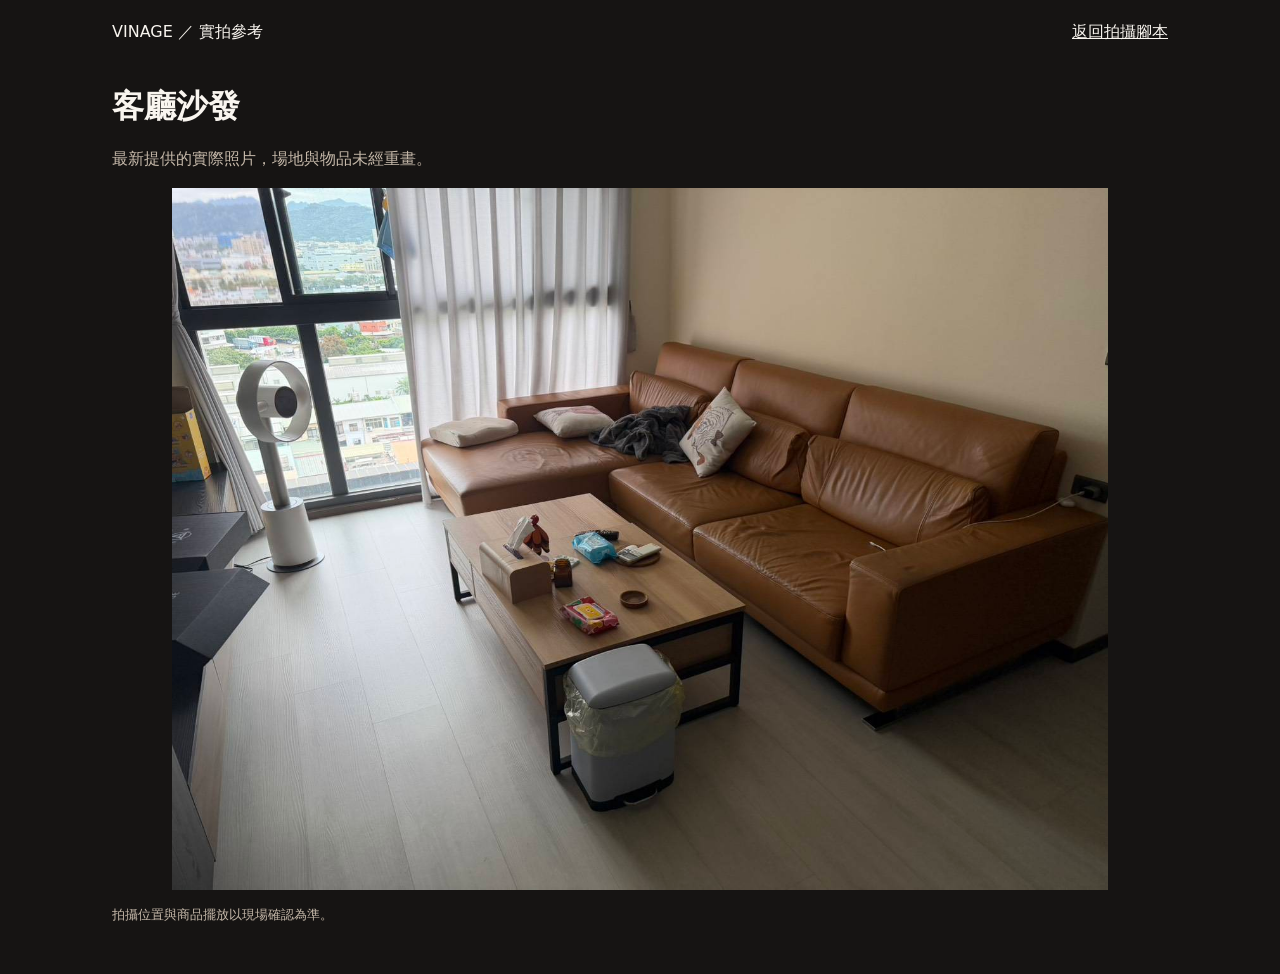
<file: location-view.html>
<!doctype html><html lang="zh-Hant"><head><meta charset="utf-8"><meta name="viewport" content="width=device-width,initial-scale=1"><meta name="robots" content="noindex,nofollow"><title>拍攝實景｜VINAGE</title><style>*{box-sizing:border-box}body{margin:0;background:#161413;color:#f9f5ef;font-family:system-ui,"Microsoft JhengHei",sans-serif}header{max-width:1100px;margin:auto;padding:22px;display:flex;justify-content:space-between;gap:20px;align-items:center}a{color:inherit}main{max-width:1100px;margin:auto;padding:10px 22px 48px}h1{font-size:clamp(1.4rem,4vw,2rem);margin:10px 0 5px}p,footer{color:#c5b8a9;line-height:1.7}img{display:block;max-width:100%;max-height:78vh;margin:auto;object-fit:contain}footer{font-size:.8rem;margin-top:14px}</style></head><body><header><span>VINAGE ／ 實拍參考</span><a href="index.html#location">返回拍攝腳本</a></header><main><h1 id="title">拍攝實景</h1><p>最新提供的實際照片，場地與物品未經重畫。</p><img id="photo" alt="實拍照片"><footer>拍攝位置與商品擺放以現場確認為準。</footer></main><script>const scenes={"living-sofa":"客廳沙發","living-wide":"客廳另一側","living-to-kitchen":"客廳與中島動線","kitchen-island":"中島與冰箱","kitchen-stove":"爐台與料理區","fridge":"冷藏室內部","freezer":"冷凍室內部","gift-set":"大禮盒與六個單品盒","gift-open":"開盒與保溫袋","gift-three":"禮盒內部"};const params=new URLSearchParams(location.search);const aliases={living:'living-sofa',island:'kitchen-island','island-detail':'kitchen-island',stove:'kitchen-stove'};const requested=params.get('scene');const resolved=aliases[requested]||requested;const key=Object.hasOwn(scenes,resolved)?resolved:'living-sofa';document.getElementById('title').textContent=scenes[key];const img=document.getElementById('photo');img.src='assets/location-latest/'+key+'.jpg';img.alt=scenes[key]+'實拍照片';</script></body></html>
</file>
<file: style.css>
/* Hallmark · P4 H5 E5 S5 R4 V4 */
:root{--ink:#181b19;--muted:#5e655f;--cream:#f2f2e9;--paper:#fffefa;--line:#d8ded3;--forest:#193f33;--mint:#d2e4cf;--lime:#dbeaa1;--rust:#ba5a36;--font:"Microsoft JhengHei",system-ui,sans-serif;--serif:Georgia,"Microsoft JhengHei",serif}*{box-sizing:border-box}html,body{margin:0;overflow-x:clip;scroll-behavior:smooth}body{background:var(--paper);color:var(--ink);font-family:var(--font);line-height:1.8}h1,h2,h3,p{margin:0}h1,h2,h3{line-height:1.3;overflow-wrap:anywhere}button,input{font:inherit}button,a{touch-action:manipulation}a{color:inherit}img{display:block;max-width:100%}[hidden]{display:none!important}.overline{font-size:.7rem;font-weight:700;letter-spacing:.15em;color:var(--forest)}.overline span,.dot{color:var(--rust)}.gate{min-height:100svh;display:flex;align-items:center;padding:8vw;background:linear-gradient(90deg,rgba(18,40,31,.96),rgba(18,40,31,.48)),url('assets/DSC06848.webp') center/cover no-repeat;color:var(--paper)}.gate-copy{width:min(480px,100%)}.gate .overline{color:var(--mint)}.gate-title{font-size:clamp(3rem,7vw,5.5rem);font-weight:700;line-height:1.22;margin:1rem 0 1.4rem}.gate-copy>p:not(.overline):not(.gate-title){color:var(--mint)}.gate label{display:block;margin:2.5rem 0 .5rem;font-size:.8rem}.formrow{display:flex;gap:7px}.formrow input{min-width:0;flex:1;border:1px solid var(--line);background:var(--paper);padding:14px}.formrow button{background:var(--lime);border:0;padding:14px 20px;color:var(--ink);font-weight:700;cursor:pointer}.formrow button span{padding-left:10px}#error{min-height:2em;font-size:.85rem}.topbar{background:var(--forest);color:var(--paper)}.top-inner{max-width:1240px;margin:auto;padding:18px 36px;display:flex;justify-content:space-between;align-items:center}.brand{font-family:var(--serif);letter-spacing:.22em;font-size:1.08rem}.top-note{font-size:.75rem}.top-note i{display:inline-block;width:5px;height:5px;border-radius:50%;background:var(--lime);margin:0 8px 2px}.intro{display:grid;grid-template-columns:minmax(0,1fr) minmax(0,.8fr);max-width:1240px;margin:auto;min-height:560px}.intro-copy{padding:80px 7% 60px 36px;align-self:center}.intro h1{font-size:clamp(3rem,5.2vw,5.3rem);margin:1.1rem 0 1.4rem}.intro-text{max-width:490px;color:var(--muted);font-size:1.02rem}.intro-meta{display:flex;gap:22px;margin:2rem 0;font-size:.85rem}.intro-meta span{color:var(--muted)}.primary{display:inline-flex;gap:45px;justify-content:space-between;align-items:center;background:var(--forest);color:var(--paper);padding:15px 20px;text-decoration:none;font-size:.9rem;font-weight:700}.intro-photo{position:relative;background:var(--forest);padding:38px}.intro-photo img{width:100%;height:100%;object-fit:cover}.intro-photo span{position:absolute;bottom:53px;right:53px;color:var(--paper);font-size:.65rem;letter-spacing:.14em}.route{background:var(--cream);padding:20px max(36px,calc((100vw - 1168px)/2));display:flex;gap:clamp(20px,5vw,65px);align-items:center;flex-wrap:wrap;font-size:.85rem}.route>span{color:var(--muted);margin-right:auto}.route a{font-weight:700;text-decoration:none;white-space:nowrap}.route b{color:var(--rust);font-size:.7rem;margin-right:6px}main>section{max-width:1168px;margin:auto;padding:100px 0}.section-title{display:grid;grid-template-columns:1fr .72fr;gap:60px;align-items:end;margin-bottom:40px}.section-title h2{font-size:clamp(2rem,3.3vw,3rem);margin-top:.8rem}.section-title>p{color:var(--muted);max-width:430px}.prep-layout{display:grid;grid-template-columns:1.3fr .7fr;gap:35px}.prep-list{border-top:2px solid var(--ink)}.prep-item{display:grid;grid-template-columns:50px 1fr;gap:16px;border-bottom:1px solid var(--line);padding:24px 0}.prep-item>span{color:var(--rust);font-weight:700;font-size:.8rem}.prep-item h3{font-size:1.12rem;margin-bottom:8px}.prep-item p,.team p{color:var(--muted);font-size:.94rem}.team{background:var(--forest);color:var(--paper);padding:30px;align-self:start}.team .overline{color:var(--lime)}.team h3{font-size:1.25rem;margin:12px 0 20px}.team p{color:var(--mint);margin:0 0 14px}.team span{display:block;border-top:1px solid rgba(255,255,255,.3);padding-top:17px;margin-top:20px;font-size:.82rem}.scripts{border-top:1px solid var(--line)}.film-tabs{display:grid;grid-template-columns:repeat(2,minmax(0,1fr));gap:10px}.film-tabs button{text-align:left;padding:23px 26px;border:1px solid var(--line);background:var(--cream);cursor:pointer;color:var(--ink)}.film-tabs button[aria-selected=true]{background:var(--forest);border-color:var(--forest);color:var(--paper)}.film-tabs button span,.film-tabs button strong,.film-tabs button small{display:block}.film-tabs button span{font-size:.7rem;letter-spacing:.09em;color:var(--rust);font-weight:700}.film-tabs button[aria-selected=true] span{color:var(--lime)}.film-tabs button strong{font-size:1.2rem;margin:9px 0 4px}.film-tabs button small{opacity:.8}.scripts section,.reference section{padding:36px 0 0}.scripts section>h2{font-size:1.7rem;margin:0 0 12px}.scripts section>p:not(.eyebrow){max-width:720px;color:var(--muted)}.shots{border-top:1px solid var(--ink);margin-top:28px}.shots article{display:grid;grid-template-columns:90px minmax(0,1fr);gap:30px;padding:28px 0;border-bottom:1px solid var(--line)}.shots time{color:var(--rust);font-weight:700;font-size:.8rem}.shots h3{font-size:1.12rem;margin-bottom:8px}.shots article p{color:var(--muted);font-size:.95rem;max-width:760px}.shots blockquote{margin:15px 0;background:var(--cream);border-left:3px solid var(--forest);padding:14px 20px;font-size:1.12rem;font-weight:700}.shots blockquote:before{content:'台詞';display:block;font-size:.67rem;color:var(--forest);font-weight:700;letter-spacing:.1em;margin-bottom:5px}.shots .performance{margin-top:16px;padding-top:15px;border-top:1px dashed var(--line);color:var(--ink)}.performance span{display:block;color:var(--forest);font-size:.7rem;letter-spacing:.07em;font-weight:700;margin-bottom:5px}.reference{border-top:1px solid var(--line)}.ref-tabs{display:flex;gap:10px;border-bottom:1px solid var(--line)}.ref-tabs button{border:0;background:none;padding:14px 20px;cursor:pointer;font-weight:700;color:var(--muted)}.ref-tabs button[aria-selected=true]{background:var(--forest);color:var(--paper)}.reference section>h2{font-size:1.6rem;margin-bottom:15px}.reference section>p{color:var(--muted);max-width:760px}.gallery{display:grid;grid-template-columns:repeat(4,minmax(0,1fr));gap:12px;margin:30px 0}figure{margin:0}figure img{width:100%;aspect-ratio:1;object-fit:cover}figcaption,.note,small{color:var(--muted);font-size:.8rem}.twocol{display:grid;grid-template-columns:repeat(2,minmax(0,1fr));gap:24px;margin:25px 0}.twocol>div{background:var(--cream);padding:24px}.twocol p{color:var(--muted)}#clothes>h3{margin:26px 0 8px}footer{background:var(--forest);color:var(--mint);padding:35px max(36px,calc((100vw - 1168px)/2));display:flex;justify-content:space-between;gap:20px;font-size:.8rem}:focus-visible{outline:3px solid var(--rust);outline-offset:4px}@media(max-width:800px){.top-inner{padding:16px 22px}.intro{grid-template-columns:minmax(0,1fr);min-height:auto}.intro-copy{padding:50px 22px 40px}.intro h1{font-size:3.1rem}.intro-photo{padding:18px;height:290px}.intro-photo span{bottom:28px;right:28px}.route{padding:19px 22px;gap:14px 24px}.route>span{width:100%}main>section{padding:68px 22px}.section-title{grid-template-columns:minmax(0,1fr);gap:14px;margin-bottom:28px}.prep-layout{grid-template-columns:minmax(0,1fr);gap:22px}.prep-item{grid-template-columns:32px 1fr;gap:10px}.film-tabs{gap:7px}.film-tabs button{padding:17px 13px}.film-tabs button strong{font-size:1rem}.film-tabs button small{font-size:.73rem}.shots article{grid-template-columns:58px minmax(0,1fr);gap:14px;padding:23px 0}.shots blockquote{font-size:1rem;padding:12px 14px}.gallery{grid-template-columns:repeat(2,minmax(0,1fr))}.twocol{grid-template-columns:minmax(0,1fr)}footer{padding:30px 22px;flex-direction:column}.gate{padding:24px}.gate-title{font-size:3.3rem}}@media(prefers-reduced-motion:reduce){html,body{scroll-behavior:auto}}
.film-tabs button[aria-selected=true] small{color:var(--paper);opacity:.85}
/* Interactive shooting studio */
:root{--ink:#1c1b1a;--muted:#625d59;--cream:#f5f1eb;--paper:#fffdfa;--line:#e4dcd2;--forest:#252120;--mint:#e2d3c4;--lime:#e8bb85;--rust:#a94f36}
.story-player{margin-top:30px;background:#211c1a;color:#fff8f1;border-radius:4px;overflow:hidden}.story-stage{position:relative;background:#211c1a}.stage-header,.stage-bottom{display:flex;justify-content:space-between;align-items:center;padding:17px 22px;color:#d8bba4;font-size:.67rem;font-weight:700;letter-spacing:.12em}.stage-header{border-bottom:1px solid #665348}.stage-bottom{border-top:1px solid #665348}.stage-scenery{min-height:340px;display:grid;grid-template-columns:minmax(0,.7fr) minmax(0,1fr);align-items:center;position:relative;overflow:hidden}.stage-caption{padding:20px 5vw;position:relative;z-index:2}.stage-caption span{display:block;font-size:.72rem;letter-spacing:.1em;color:#d8bba4}.stage-caption strong{display:block;font-size:clamp(2rem,4vw,3.5rem);line-height:1.25;margin:12px 0}.stage-caption small{color:#cdb9aa;display:block;line-height:1.6;font-size:.75rem}.actor{justify-self:center;width:min(100%,430px);aspect-ratio:1;background-image:url('assets/performer-location-v2.png');background-repeat:no-repeat;background-size:300% 200%;position:relative;z-index:1;box-shadow:0 20px 60px rgba(0,0,0,.22)}.actor[data-pose="0"]{background-position:0 0}.actor[data-pose="1"]{background-position:50% 0}.actor[data-pose="2"]{background-position:100% 0}.actor[data-pose="3"]{background-position:0 100%}.actor[data-pose="4"]{background-position:50% 100%}.actor[data-pose="5"]{background-position:100% 100%}.actor.enter{animation:arrive .55s ease both}@keyframes arrive{from{opacity:.4;transform:translateY(12px) scale(.985)}to{opacity:1;transform:translateY(0) scale(1)}}.story-controls{padding:20px 22px;background:#f4eee6;color:#221d1a}.shot-dots{display:flex;gap:7px;overflow-x:auto;padding:3px 0 15px;scrollbar-width:thin}.shot-dots button{flex:1;min-width:36px;min-height:38px;border:1px solid #cfc3b7;background:transparent;color:#61544b;cursor:pointer;font-size:.75rem;font-weight:700}.shot-dots button[aria-current=step]{background:#a94f36;border-color:#a94f36;color:#fff}.control-row{display:flex;align-items:center;justify-content:space-between;gap:8px}.control-row button{padding:11px 14px;cursor:pointer;background:none;border:1px solid #ad9d8f;color:#211c1a;font-size:.82rem;font-weight:700;white-space:nowrap}.control-row button:disabled{opacity:.35;cursor:not-allowed}.control-row .play-shot{background:#211c1a;color:#fff8f1;border-color:#211c1a}.shots{margin-top:0}.shots article{grid-template-columns:90px minmax(0,1fr);padding:28px 0}.shots article h3{font-size:1.35rem}.shots blockquote{background:#f5ede4;border-left:3px solid #b45639}.shots blockquote:before,.performance span{color:#a94f36}.film-tabs button[aria-selected=true]{background:#a94f36;border-color:#a94f36}.film-tabs button[aria-selected=true] span{color:#fff3de}.primary,.ref-tabs button[aria-selected=true]{background:#a94f36}.intro h1{letter-spacing:.01em}.gate{background:linear-gradient(90deg,rgba(25,20,17,.96),rgba(25,20,17,.42)),url('assets/DSC06848.webp') center/cover no-repeat}.team{background:#292321}.actor:empty{display:block}@media(max-width:700px){.stage-header,.stage-bottom{padding:13px 16px}.stage-scenery{min-height:0;grid-template-columns:minmax(0,.55fr) minmax(0,1fr)}.stage-caption{padding:15px}.stage-caption strong{font-size:1.55rem}.stage-caption small{font-size:.68rem}.actor{width:100%}.story-controls{padding:15px}.control-row button{padding:10px 9px;font-size:.75rem}.shots article{grid-template-columns:minmax(0,1fr);gap:8px}.shots time{font-size:.78rem}.shots article h3{font-size:1.16rem}.film-tabs button small{font-size:.7rem}.shots .performance{margin-top:14px}}@media(prefers-reduced-motion:reduce){.actor.enter{animation:none}}
.location{border-top:1px solid var(--line)}.location-grid{display:grid;grid-template-columns:repeat(3,minmax(0,1fr));gap:16px}.location-grid>div{padding:22px;background:var(--cream);border-top:2px solid var(--rust)}.location-grid span{font-size:.7rem;font-weight:700;letter-spacing:.1em;color:var(--rust)}.location-grid h3{margin:12px 0 10px;font-size:1.12rem}.location-grid p,.location-note{color:var(--muted);font-size:.92rem}.location-note{margin-top:22px;max-width:780px}@media(max-width:700px){.location-grid{grid-template-columns:minmax(0,1fr);gap:10px}.location-grid>div{padding:18px 20px}}
.props{border-top:1px solid var(--line)}.props-grid{display:grid;grid-template-columns:repeat(2,minmax(0,1fr));gap:14px}.props-grid>div{background:var(--cream);padding:24px;border-top:2px solid var(--rust)}.props-grid span{font-size:.7rem;font-weight:700;color:var(--rust);letter-spacing:.08em}.props-grid h3{margin:9px 0 14px;font-size:1.13rem}.props-grid ul{margin:0;padding-left:1.15em;color:var(--muted);font-size:.94rem}.props-grid li+li{margin-top:9px}@media(max-width:700px){.props-grid{grid-template-columns:minmax(0,1fr)}.props-grid>div{padding:20px}}

/* The earlier invented location is withheld while the exact-location sequence is prepared. */
.actor{background-image:none!important;box-shadow:none;display:grid;place-items:center}.actor::after{content:"實景動畫重新製作中";font-size:.85rem;color:var(--light,#e7dfd3);letter-spacing:.04em}
.real-location-intro{display:flex;align-items:baseline;justify-content:space-between;gap:14px;margin:0 0 18px}.real-location-intro strong{font-size:1.05rem}.real-location-intro span{color:var(--muted);font-size:.8rem}.real-location-gallery{display:grid;grid-template-columns:repeat(3,minmax(0,1fr));gap:24px 14px;margin-bottom:42px}.real-location-gallery figure{min-width:0}.real-location-gallery a{display:block}.location-image{display:block;overflow:hidden;aspect-ratio:4/3;background:#111}.location-image img{display:block;width:100%;height:100%;object-fit:cover;object-position:center center}.location-image.fridge img{object-position:center 57%}.real-location-gallery figcaption{padding-top:10px;line-height:1.5}.real-location-gallery figcaption b,.real-location-gallery figcaption span{display:block}.real-location-gallery figcaption b{font-size:.92rem;color:var(--ink)}.real-location-gallery figcaption span{font-size:.79rem;margin-top:3px;color:var(--muted)}@media(max-width:700px){.real-location-intro{align-items:flex-start;flex-direction:column;gap:2px}.real-location-gallery{grid-template-columns:repeat(2,minmax(0,1fr));gap:18px 10px}.real-location-gallery figure:first-child{grid-column:1 / -1}.real-location-gallery figure:first-child .location-image{aspect-ratio:16/10}}
.actual-product{border-top:1px solid var(--line)}.product-showcase{display:grid;grid-template-columns:repeat(4,minmax(0,1fr));gap:14px}.product-showcase figure{margin:0;min-width:0}.product-showcase img{display:block;width:100%;aspect-ratio:1;object-fit:cover;background:#171717}.product-showcase figcaption{padding-top:10px;line-height:1.55}.product-showcase figcaption b,.product-showcase figcaption span{display:block}.product-showcase figcaption b{color:var(--ink);font-size:.94rem}.product-showcase figcaption span{color:var(--muted);font-size:.8rem;margin-top:4px}@media(max-width:700px){.product-showcase{grid-template-columns:repeat(2,minmax(0,1fr));gap:20px 10px}}
/* Use the original product photographs while the accurate performance sequence is in production. */
.actor{background-image:url('assets/DSC06831.webp')!important;background-size:contain!important;background-position:center!important;background-repeat:no-repeat!important}.actor::after{content:none}#film1 .actor[data-pose="2"],#film2 .actor[data-pose="2"],#film2 .actor[data-pose="3"]{background-image:url('assets/DSC06848.webp')!important}#film2 .actor[data-pose="4"]{background-image:url('assets/DSC06364.webp')!important}#film2 .actor[data-pose="5"]{background-image:url('assets/DSC06350.webp')!important}
.real-location-gallery .location-image svg{display:block;width:100%;height:100%}
.hand-reference{display:grid;grid-template-columns:minmax(0,1.2fr) minmax(0,.8fr);gap:26px;align-items:center;background:var(--cream);margin-bottom:24px}.hand-reference img{width:100%;aspect-ratio:3/2;object-fit:cover}.hand-reference div{padding:18px 24px 18px 0}.hand-reference strong{font-size:1.12rem}.hand-reference p{color:var(--muted);font-size:.9rem;line-height:1.8;margin:8px 0 0}@media(max-width:700px){.hand-reference{grid-template-columns:minmax(0,1fr);gap:0}.hand-reference div{padding:18px 20px}}
.acting-board{margin:28px 0 0}.acting-board a{display:block}.acting-board img{display:block;width:100%;height:auto}.acting-board figcaption{display:flex;gap:12px;flex-wrap:wrap;justify-content:space-between;padding:12px 0 0;color:var(--muted);font-size:.82rem;line-height:1.6}.acting-board figcaption b{color:var(--ink);font-size:.92rem}.acting-board figcaption span{max-width:650px}@media(max-width:700px){.acting-board figcaption{display:block}.acting-board figcaption span{display:block;margin-top:4px}}
.acting-board img{aspect-ratio:auto;object-fit:contain}
.blocking-intro{margin:42px 0 24px;max-width:760px}.blocking-intro h3,.full-script-intro h3{font-size:clamp(1.45rem,3vw,2rem);margin:10px 0}.blocking-intro>p:not(.overline),.full-script-intro>p:not(.overline){color:var(--muted)}.blocking-intro .blocking-disclaimer{font-size:.8rem;margin-top:12px}.blocking-sequence{display:grid;grid-template-columns:minmax(0,1.15fr) minmax(0,.85fr);gap:35px;align-items:start}.blocking-sticky{position:sticky;top:16px;min-width:0}.blocking-stage{overflow:hidden;background:#211c1a;color:#fff8f1}.blocking-header,.blocking-footer{display:flex;align-items:center;justify-content:space-between;gap:10px;padding:13px 17px;font-size:.7rem;letter-spacing:.08em}.blocking-header{color:#e8bb85}.blocking-picture{width:100%;aspect-ratio:1671/941;background-image:url('assets/film2-comedy-storyboard.png');background-size:300% 300%;background-position:0 0;background-repeat:no-repeat}.blocking-picture.changed{animation:blocking-in .28s ease-out}@keyframes blocking-in{from{opacity:.58}to{opacity:1}}.blocking-footer span{color:#ddc7b3}.blocking-footer strong{font-size:1rem}.blocking-reminder{font-size:.78rem;color:var(--muted);margin:9px 0}.blocking-list{min-width:0}.block-step{min-height:65vh;display:flex;justify-content:center;flex-direction:column;padding:30px 0;border-bottom:1px solid var(--line);opacity:.58;transition:opacity .2s}.block-step.is-current{opacity:1}.block-count{font-size:.72rem;color:var(--rust);font-weight:700;letter-spacing:.08em}.block-step h4{font-size:clamp(1.5rem,2.5vw,2.2rem);line-height:1.3;margin:12px 0}.block-action{color:var(--ink);font-size:1.02rem}.block-step blockquote{margin:16px 0 0;background:var(--cream);border-left:3px solid var(--rust);padding:12px 16px;font-weight:700;font-size:1.08rem}.block-silent{font-size:.82rem;color:var(--muted);margin-top:14px}.block-note{font-size:.9rem;color:var(--muted);margin-top:16px}.block-note strong{color:var(--ink)}.full-script-intro{margin:60px 0 0;border-top:1px solid var(--line);padding-top:42px}@media(max-width:700px){.blocking-sequence{display:block}.blocking-sticky{top:0;z-index:5;margin:0 -22px;background:var(--paper);box-shadow:0 8px 18px #0002}.blocking-header,.blocking-footer{padding:9px 15px}.blocking-footer strong{font-size:.9rem}.blocking-footer span{font-size:.65rem}.blocking-reminder{margin:0;padding:5px 16px;font-size:.69rem}.block-step{min-height:52vh;padding:25px 0}.block-step h4{font-size:1.48rem}.block-action{font-size:.96rem}.full-script-intro{margin-top:42px;padding-top:32px}}@media(prefers-reduced-motion:reduce){.blocking-picture.changed{animation:none}.block-step{transition:none}}

/* Actor-facing script and wardrobe */
.script-intro{max-width:1168px;margin:auto;padding:64px 0 46px}.script-intro h1{font-size:clamp(2.8rem,5.5vw,4.9rem);letter-spacing:.015em;margin:12px 0}.script-intro>p:last-child{color:var(--muted);max-width:640px}.route a span{color:var(--rust);font-size:.65rem;margin-left:5px}.scripts{padding-top:64px}.wardrobe{border-top:1px solid var(--line)}.outfit-grid{display:grid;grid-template-columns:repeat(2,minmax(0,1fr));gap:20px}.outfit-grid article{min-width:0}.outfit-visual{width:100%;aspect-ratio:3/4;background-image:url('assets/outfit-inspiration.png');background-size:200% 100%;background-repeat:no-repeat;background-color:#e8dfd5}.outfit-left{background-position:left center}.outfit-right{background-position:right center}.outfit-number{font-size:.7rem;font-weight:700;letter-spacing:.11em;color:var(--rust);margin:22px 0 8px}.outfit-grid h3{font-size:clamp(1.2rem,1.8vw,1.5rem);margin:0 0 10px}.outfit-grid article>p:not(.outfit-number){color:var(--muted);max-width:490px;font-size:.94rem}.outfit-grid a{display:inline-block;margin-top:14px;font-size:.83rem;font-weight:700;text-underline-offset:5px}.outfit-footnote{border-top:1px solid var(--line);margin-top:32px;padding-top:20px;display:grid;grid-template-columns:1fr 1fr;gap:24px;color:var(--muted);font-size:.82rem}.outfit-footnote p{max-width:500px}@media(max-width:800px){.script-intro{padding:48px 22px 35px}.scripts{padding-top:48px}.outfit-grid{grid-template-columns:minmax(0,1fr);gap:36px}.outfit-footnote{grid-template-columns:minmax(0,1fr);gap:10px}.outfit-number{margin-top:16px}}

.film-look{display:grid;grid-template-columns:minmax(0,240px) minmax(0,1fr);gap:30px;align-items:center;background:var(--cream);margin:30px 0 4px;max-width:850px}.film-look img{width:100%;aspect-ratio:3/4;object-fit:cover;display:block}.film-look>div{padding:24px 30px 24px 0}.film-look h3{font-size:1.35rem;margin:10px 0}.film-look p:not(.overline){color:var(--muted);font-size:.92rem}.film-look .film-look-note{margin-top:12px}.film-look a{display:inline-block;margin-top:15px;font-weight:700;font-size:.82rem;text-underline-offset:4px}@media(max-width:600px){.film-look{grid-template-columns:minmax(0,1fr);gap:0}.film-look img{aspect-ratio:4/3;object-position:center 35%}.film-look>div{padding:22px}}

.block-edit{font-size:.85rem;color:var(--muted);margin-top:12px;padding:12px 14px;background:var(--cream);border-left:2px solid var(--line)}.block-edit strong{color:var(--ink)}
/* v2 */
.block-step .v2-tag,.v2-tag{display:inline-block;margin:0 0 8px;padding:3px 10px;border-radius:999px;background:var(--lime);color:var(--ink);font-size:.7rem;font-weight:700;letter-spacing:.06em}
.v2-notes{margin:0 0 24px;padding:14px 18px;border:1px solid var(--line);border-radius:10px;background:var(--cream);font-size:.9rem;line-height:1.7;color:var(--ink)}
.v2-notes summary{cursor:pointer;font-weight:700;color:var(--forest)}
.v2-notes ul{margin:10px 0 0;padding-left:1.2em}
.v2-notes li+li{margin-top:6px}
.block-step .v2-tag{align-self:flex-start;border-radius:12px;line-height:1.5}
/* 兩個畫面之間的「直接切」標示與切換效果 */
.blocking-picture{position:relative}
.cut-flag{display:none;position:absolute;left:12px;top:12px;z-index:2;background:#e8bb85;color:#211c1a;font-weight:700;font-size:.78rem;letter-spacing:.06em;padding:6px 12px;border-radius:999px;box-shadow:0 2px 8px #0006}
.blocking-picture[data-cut="in"] .cut-flag,.blocking-picture[data-cut="jump"] .cut-flag{display:block}
.blocking-picture[data-cut="jump"] .cut-flag{background:rgba(33,28,26,.85);color:#e8bb85;border:1px solid #e8bb85;box-shadow:none}
.blocking-picture.cut-flash::after{content:"";position:absolute;inset:0;background:#fff;opacity:0;pointer-events:none;animation:cut-flash .24s ease-out}
@keyframes cut-flash{0%{opacity:.9}100%{opacity:0}}
.cut-hint{color:#e8bb85!important;font-weight:700}
.cut-marker{display:flex;gap:14px;align-items:flex-start;margin:0;padding:18px 20px;background:#211c1a;color:#fff8f1;border-left:4px solid #e8bb85}
.cut-badge{flex:none;background:#e8bb85;color:#211c1a;font-weight:700;font-size:.8rem;letter-spacing:.06em;padding:6px 12px;border-radius:999px;white-space:nowrap}
.cut-marker strong{display:block;font-size:1rem;line-height:1.6}
.cut-note{display:block;font-size:.85rem;color:#ddc7b3;margin-top:4px;line-height:1.7}
.cut-gag{display:inline-block;margin-top:10px;padding:3px 10px;border:1px solid #e8bb85;border-radius:12px;color:#e8bb85;font-size:.75rem;font-weight:700;letter-spacing:.06em}
.cut-marker.gag{border-left-color:#ba5a36;background:#2b1f1b}
.cut-chip{align-self:flex-start;margin:6px 0 2px;padding:3px 10px;border:1px dashed var(--rust);border-radius:12px;color:var(--rust);font-size:.78rem;font-weight:700;line-height:1.5}
@media(max-width:700px){.cut-marker{flex-direction:column;gap:10px}}
@media(prefers-reduced-motion:reduce){.blocking-picture.cut-flash::after{animation:none}}
/* 中等寬度也要有左右留白（原本 801 到 1240px 之間內容會貼邊） */
@media(min-width:801px){main>section,.script-intro{max-width:1240px;padding-left:36px;padding-right:36px}}
/* 動態分鏡預演片 */
.v2-animatic{margin:26px 0;padding:18px 20px;border:1px solid var(--line);border-radius:10px;background:var(--cream)}
.v2-animatic h3{margin:4px 0 8px}
.v2-animatic p{margin:0 0 12px;line-height:1.8}
.v2-animatic video{display:block;width:100%;aspect-ratio:1344/768;max-height:72vh;object-fit:contain;background:#111;border-radius:6px}
.animatic-shots{display:flex;flex-wrap:wrap;gap:6px;margin:12px 0 4px}
.animatic-shots button{font:inherit;font-size:.82rem;line-height:1.3;padding:7px 11px;border:1px solid var(--line);border-radius:999px;background:var(--paper);color:var(--ink);cursor:pointer}
.animatic-shots button b{margin-right:5px;color:var(--rust)}
.animatic-shots button.on{background:var(--forest);border-color:var(--forest);color:var(--paper)}
.animatic-shots button.on b{color:var(--lime)}
.animatic-diff{margin-top:10px;font-size:.88rem;line-height:1.75}
.animatic-diff summary{cursor:pointer;font-weight:700;color:var(--forest)}
.animatic-diff ul{margin:8px 0 0;padding-left:1.2em}
.animatic-diff li+li{margin-top:5px}
@media(max-width:700px){.v2-animatic{padding:14px}}
/* 影片一參考影片：直式 9:16，寬度收在手機畫面裡 */
.v2-animatic.film-reference{max-width:440px}
.v2-animatic.film-reference video{display:block;width:min(100%,calc(78svh * 9 / 16));max-width:100%;aspect-ratio:9/16;height:auto;max-height:78svh;object-fit:contain;background:#111;border-radius:6px}

/* Shooting order: preserve the existing film cards and panels. */
.film-tabs{grid-template-columns:repeat(3,minmax(0,1fr))}
.film-tabs>[role="tab"]{min-width:0;overflow-wrap:anywhere}
.shoot-order{max-width:960px;margin:28px auto 0}.shoot-order>h2{margin-bottom:20px}
.order-checks{padding:20px 24px;background:var(--cream);border:1px solid var(--line)}
.order-checks h3{font-size:1rem}.order-checks ul{margin:8px 0 0;padding-left:1.3em}
.order-section{margin-top:32px}.order-section h3{font-size:1.35rem;color:var(--forest)}
.order-look{font-weight:700;margin-top:8px}.order-note{color:var(--muted);margin:8px 0 14px}
.order-change{padding:12px 16px;border-left:4px solid #a94f36;background:var(--cream);color:var(--ink);font-weight:700}
.order-list{list-style:none;margin:0;padding:0}.order-list li{display:grid;grid-template-columns:42px minmax(0,1fr);gap:14px;padding:17px 0;border-bottom:1px solid var(--line)}
.order-number{font-variant-numeric:tabular-nums;font-weight:700;color:var(--muted);font-size:1.1rem}
.order-badge{display:inline-block;padding:2px 9px;color:#fff3de;font-size:.7rem;font-weight:700;letter-spacing:.05em;border-radius:3px}
.order-film1{background:#a94f36}.order-film2{background:#193f33}
.order-shot{display:block;font-weight:700;margin:6px 0;text-underline-offset:4px;overflow-wrap:anywhere}
.order-list p{font-size:.9rem;color:var(--muted)}
.block-step[id^="shot-"]{scroll-margin-top:24px}
.order-shot:focus-visible{outline:2px solid var(--forest);outline-offset:4px}
@media(max-width:600px){.film-tabs{grid-template-columns:repeat(2,minmax(0,1fr))}.film-tabs #tab-order{grid-column:1/-1}.order-checks{padding:16px}.order-list li{grid-template-columns:30px minmax(0,1fr);gap:10px}.order-section h3{font-size:1.15rem}}

/* Shooting-order thumbnails reuse the current storyboard and product images. */
#panel-order .order-list li{grid-template-columns:42px 128px minmax(0,1fr);align-items:start}
#panel-order .order-thumb{margin:0;width:128px;max-width:100%}
#panel-order .order-thumb img{display:block;width:100%;height:96px;object-fit:cover;border-radius:4px}
#panel-order .order-list li>div{min-width:0;overflow-wrap:anywhere}
@media(max-width:600px){
  #panel-order .order-list li{grid-template-columns:30px 84px minmax(0,1fr);gap:10px}
  #panel-order .order-thumb{width:84px}
  #panel-order .order-thumb img{height:63px}
}
</file>
